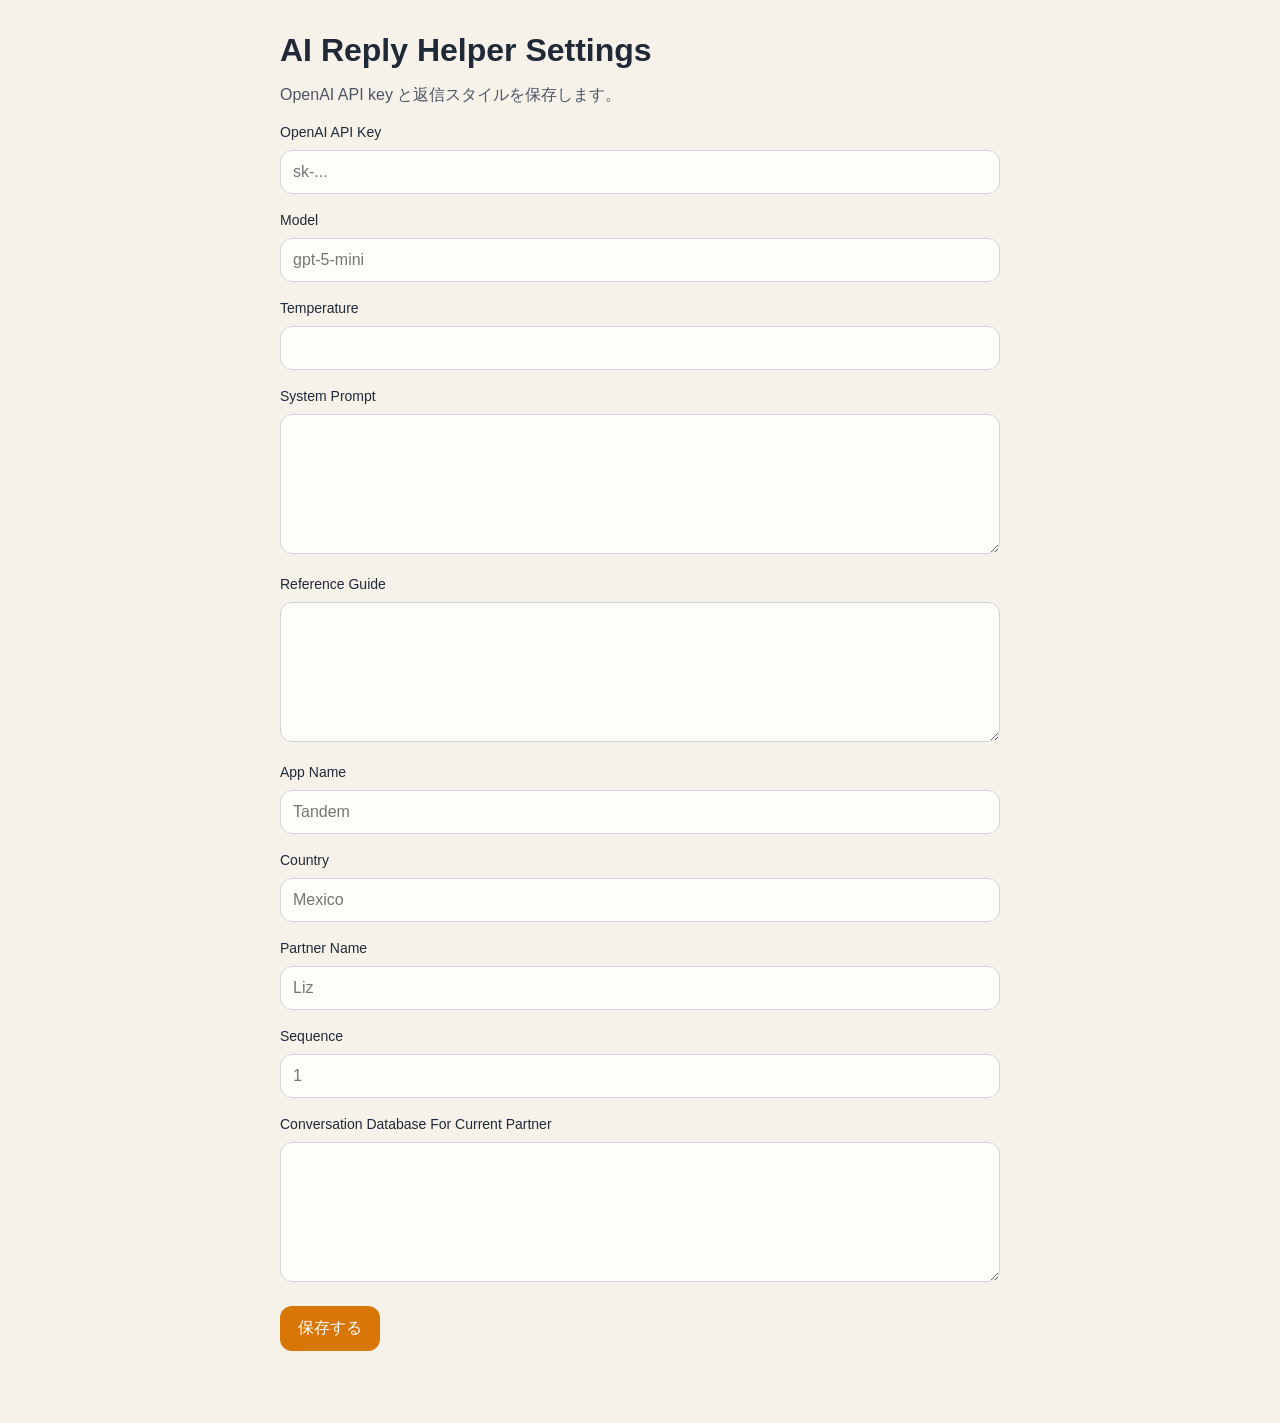
<file: chrome-extension/options.html>
<!doctype html>
<html lang="ja">
  <head>
    <meta charset="utf-8" />
    <meta name="viewport" content="width=device-width, initial-scale=1" />
    <title>AI Reply Helper Settings</title>
    <style>
      body {
        max-width: 720px;
        margin: 32px auto;
        padding: 0 20px 40px;
        background: #f6f2ea;
        color: #1f2937;
        font-family: "Hiragino Sans", "Yu Gothic", sans-serif;
      }
      h1 {
        margin-bottom: 8px;
      }
      p {
        color: #4b5563;
      }
      label {
        display: block;
        margin: 18px 0 10px;
        font-size: 14px;
      }
      input,
      textarea {
        width: 100%;
        box-sizing: border-box;
        border: 1px solid #d1d5db;
        border-radius: 12px;
        padding: 12px;
        background: #fffdf8;
        font: inherit;
      }
      textarea {
        min-height: 140px;
        resize: vertical;
      }
      button {
        margin-top: 20px;
        border: 0;
        border-radius: 12px;
        padding: 12px 18px;
        background: #d97706;
        color: #fff;
        font: inherit;
        cursor: pointer;
      }
      #status {
        margin-left: 12px;
        color: #6b7280;
      }
    </style>
  </head>
  <body>
    <h1>AI Reply Helper Settings</h1>
    <p>OpenAI API key と返信スタイルを保存します。</p>

    <label for="openaiApiKey">OpenAI API Key</label>
    <input id="openaiApiKey" type="password" placeholder="sk-..." />

    <label for="model">Model</label>
    <input id="model" type="text" placeholder="gpt-5-mini" />

    <label for="temperature">Temperature</label>
    <input id="temperature" type="number" min="0" max="2" step="0.1" />

    <label for="systemPrompt">System Prompt</label>
    <textarea id="systemPrompt"></textarea>

    <label for="referenceGuide">Reference Guide</label>
    <textarea id="referenceGuide"></textarea>

    <label for="profileAppName">App Name</label>
    <input id="profileAppName" type="text" placeholder="Tandem" />

    <label for="profileCountry">Country</label>
    <input id="profileCountry" type="text" placeholder="Mexico" />

    <label for="profilePartnerName">Partner Name</label>
    <input id="profilePartnerName" type="text" placeholder="Liz" />

    <label for="profileSequence">Sequence</label>
    <input id="profileSequence" type="text" placeholder="1" />

    <label for="conversationDatabase">Conversation Database For Current Partner</label>
    <textarea id="conversationDatabase"></textarea>

    <button id="save">保存する</button>
    <span id="status"></span>

    <script src="options.js" type="module"></script>
  </body>
</html>
</file>
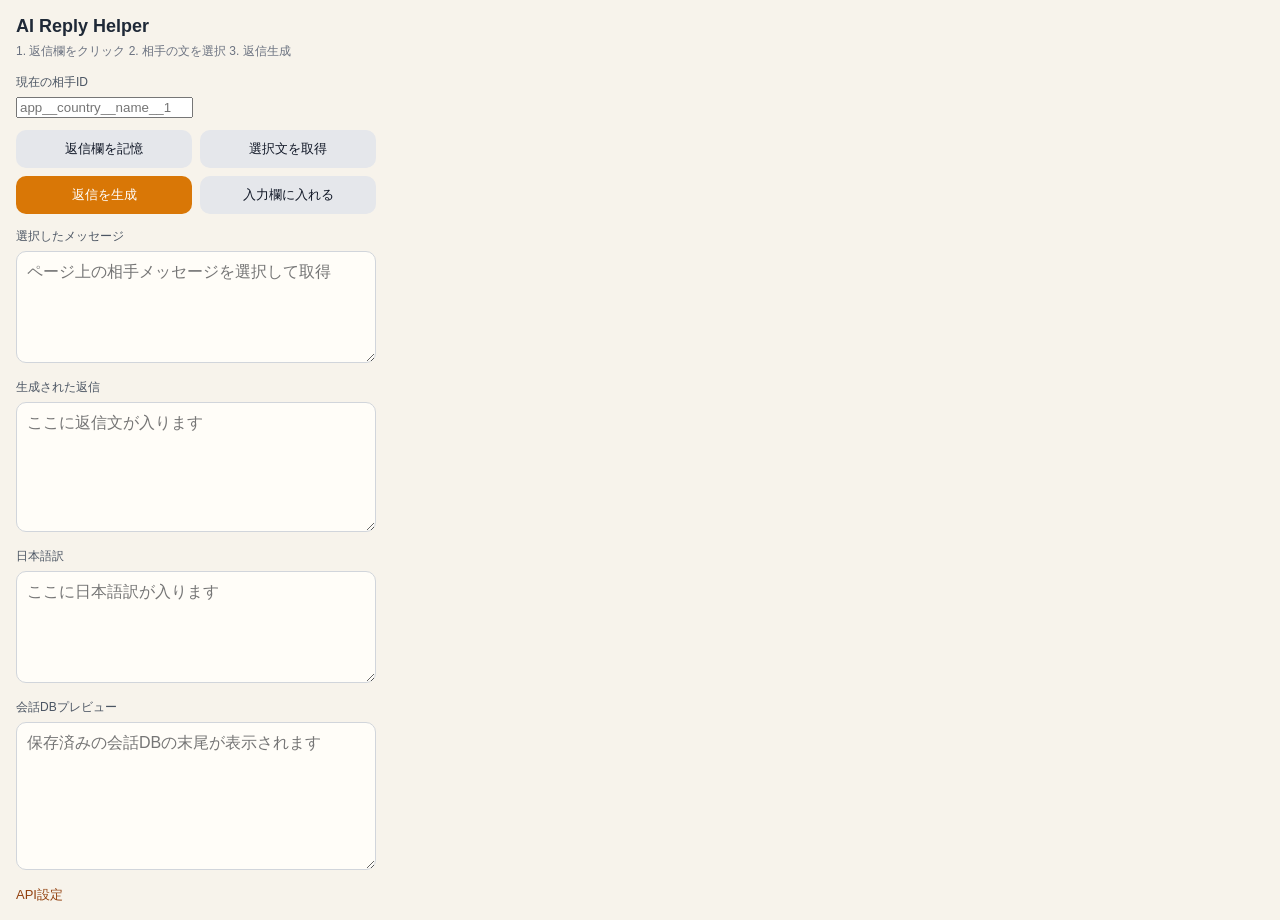
<file: chrome-extension/popup.html>
<!doctype html>
<html lang="ja">
  <head>
    <meta charset="utf-8" />
    <meta name="viewport" content="width=device-width, initial-scale=1" />
    <title>AI Reply Helper</title>
    <link rel="stylesheet" href="popup.css" />
  </head>
  <body>
    <main class="panel">
      <h1>AI Reply Helper</h1>
      <p class="hint">1. 返信欄をクリック 2. 相手の文を選択 3. 返信生成</p>

      <label class="field compact">
        <span>現在の相手ID</span>
        <input id="profileKey" type="text" readonly placeholder="app__country__name__1" />
      </label>

      <div class="actions">
        <button id="rememberInput">返信欄を記憶</button>
        <button id="captureSelection">選択文を取得</button>
        <button id="generateReply" class="primary">返信を生成</button>
        <button id="insertReply">入力欄に入れる</button>
      </div>

      <label class="field">
        <span>選択したメッセージ</span>
        <textarea id="messageText" rows="5" placeholder="ページ上の相手メッセージを選択して取得"></textarea>
      </label>

      <label class="field">
        <span>生成された返信</span>
        <textarea id="replyText" rows="6" placeholder="ここに返信文が入ります"></textarea>
      </label>

      <label class="field">
        <span>日本語訳</span>
        <textarea id="translationText" rows="5" placeholder="ここに日本語訳が入ります"></textarea>
      </label>

      <label class="field">
        <span>会話DBプレビュー</span>
        <textarea id="databasePreview" rows="7" placeholder="保存済みの会話DBの末尾が表示されます"></textarea>
      </label>

      <div class="footer">
        <button id="openOptions" class="linkish">API設定</button>
        <span id="status"></span>
      </div>
    </main>
    <script src="popup.js" type="module"></script>
  </body>
</html>
</file>
<file: chrome-extension/popup.css>
body {
  margin: 0;
  background: #f7f3eb;
  color: #1f2937;
  font-family: "Hiragino Sans", "Yu Gothic", sans-serif;
}

.panel {
  width: 360px;
  padding: 16px;
}

h1 {
  margin: 0 0 6px;
  font-size: 18px;
}

.hint {
  margin: 0 0 14px;
  font-size: 12px;
  color: #6b7280;
}

.actions {
  display: grid;
  grid-template-columns: 1fr 1fr;
  gap: 8px;
  margin-bottom: 14px;
}

button {
  border: 0;
  border-radius: 10px;
  padding: 10px 12px;
  background: #e5e7eb;
  color: #111827;
  font-size: 13px;
  cursor: pointer;
}

button.primary {
  background: #d97706;
  color: #fff;
}

button.linkish {
  background: transparent;
  padding: 0;
  color: #92400e;
}

.compact input {
  min-height: auto;
}

.field {
  display: block;
  margin-bottom: 12px;
}

.field span {
  display: block;
  margin-bottom: 6px;
  font-size: 12px;
  color: #4b5563;
}

textarea {
  width: 100%;
  box-sizing: border-box;
  border: 1px solid #d1d5db;
  border-radius: 10px;
  padding: 10px;
  background: #fffdf8;
  font: inherit;
  resize: vertical;
}

.footer {
  display: flex;
  justify-content: space-between;
  align-items: center;
  gap: 8px;
}

#status {
  flex: 1;
  font-size: 12px;
  color: #6b7280;
  text-align: right;
}
</file>
